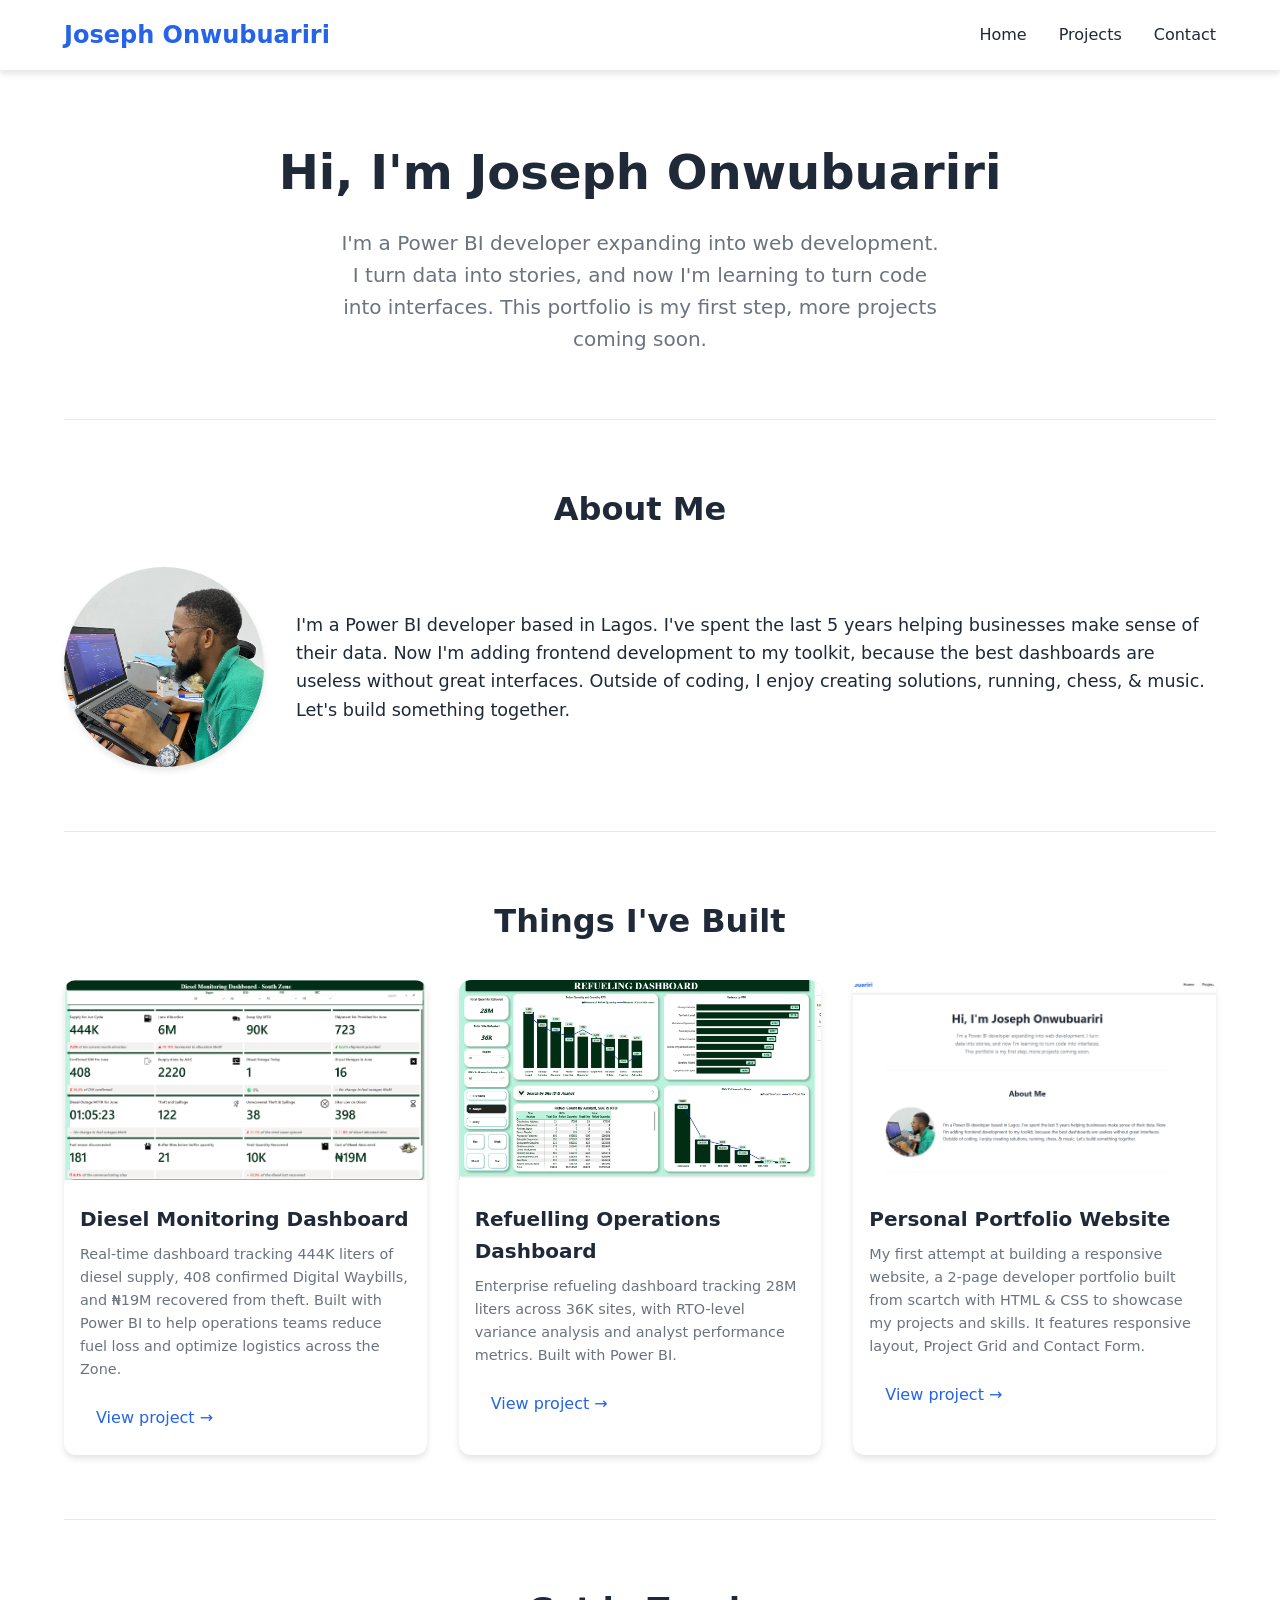
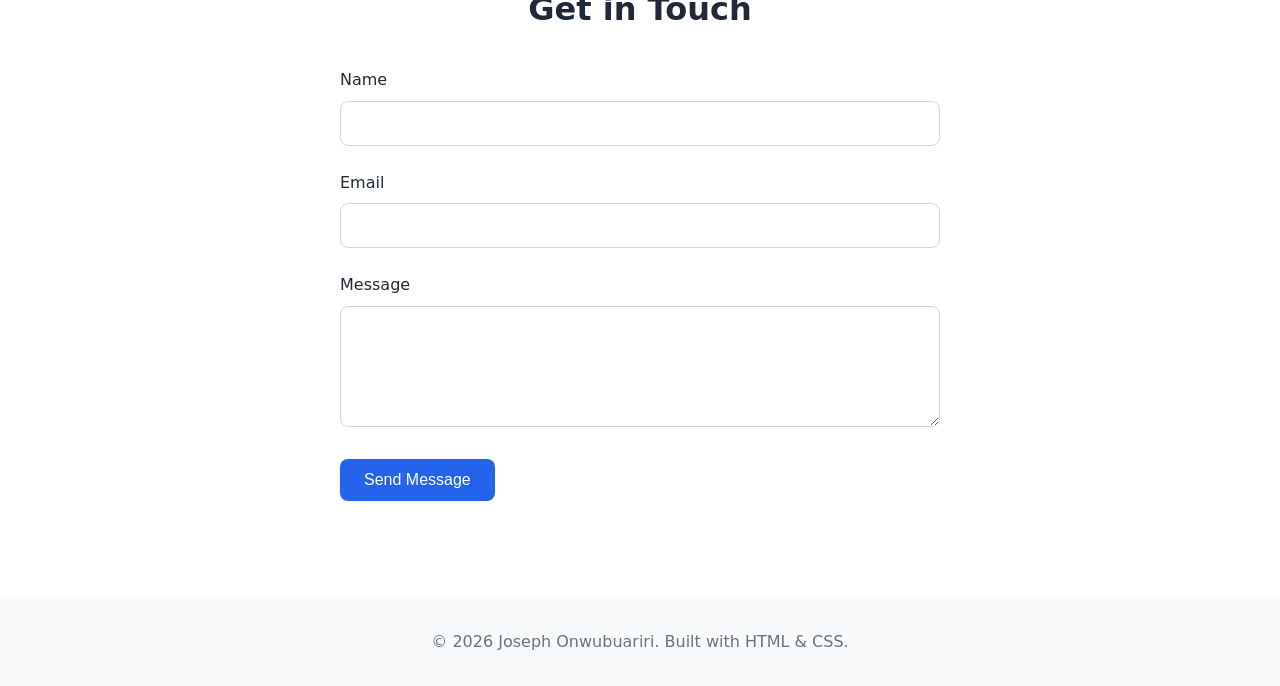
<file: index.html>
<!DOCTYPE html>
<html lang="en">
<head>
  <meta charset="UTF-8">
  <meta name="viewport" content="width=device-width, initial-scale=1.0">
  <title>Joseph Onwubuariri | Frontend Developer Portfolio</title>
  <link rel="stylesheet" href="styles.css">
</head>
<body>

  <header>
    <nav>
      <div class="logo">Joseph Onwubuariri</div>
      <div class="nav-links">
        <a href="index.html">Home</a>
        <a href="#projects">Projects</a>
        <a href="#contact">Contact</a>
      </div>
    </nav>
  </header>

  <main>

    <!-- Hero Section -->
    <section class="hero">
      <h1>Hi, I'm Joseph Onwubuariri</h1>
      <p class="tagline">I'm a Power BI developer expanding into web development. I turn data into stories, and now I'm learning to turn code into interfaces. This portfolio is my first step, more projects coming soon.</p>
    </section>

    <!-- About Section -->
    <section class="about">
      <h2>About Me</h2>
      <div class="about-content">
        <img src="Joseph Pressing Laptop.jpg" alt="Photo of Joseph Onwubuariri working on a laptop">
        <p>I'm a Power BI developer based in Lagos. I've spent the last 5 years helping businesses make sense of their data. Now I'm adding frontend development to my toolkit, because the best dashboards are useless without great interfaces. Outside of coding, I enjoy creating solutions, running, chess, & music. Let's build something together.</p>
      </div>
    </section>

    <!-- Projects Grid Section -->
    <section id="projects" class="projects">
      <h2>Things I've Built</h2>
      <div class="project-grid">

        <!-- Card 1 - Links to project.html -->
        <article class="project-card">
          <img src="Monitoring.png" alt="Screenshot of monitoring dashboard project">
          <h3>Diesel Monitoring Dashboard</h3>
          <p>Real-time dashboard tracking 444K liters of diesel supply, 408 confirmed Digital Waybills, and ₦19M recovered from theft. Built with Power BI to help operations teams reduce fuel loss and optimize logistics across the Zone.</p>
          <a href="project - monitoring.html">View project →</a>
        </article>

        <!-- Card 2 -->
        <article class="project-card">
          <img src="Refuelling.png" alt="Screenshot of refuelling dashboard project">
          <h3>Refuelling Operations Dashboard</h3>
          <p>Enterprise refueling dashboard tracking 28M liters across 36K sites, with RTO-level variance analysis and analyst performance metrics. Built with Power BI.</p>
          <a href="project - refuelling.html">View project →</a>
        </article>

        <!-- Card 3 -->
        <article class="project-card">
          <img src="Webproject.png" alt="Screenshot of my first website project">
          <h3>Personal Portfolio Website</h3>
          <p>My first attempt at building a responsive website, a 2-page developer portfolio built from scartch with HTML & CSS to showcase my projects and skills. It features responsive layout, Project Grid and Contact Form.</p>
          <a href="project - portfolio.html">View project →</a>
        </article>

      </div>
    </section>

    <!-- Contact Form Section -->
    <section id="contact" class="contact">
      <h2>Get in Touch</h2>
      <form action="#" method="post">
        
        <div class="form-group">
          <label for="name">Name</label>
          <input type="text" id="name" name="name">
        </div>

        <div class="form-group">
          <label for="email">Email</label>
          <input type="email" id="email" name="email" required>
        </div>

        <div class="form-group">
          <label for="message">Message</label>
          <textarea id="message" name="message" rows="5"></textarea>
        </div>

        <button type="submit">Send Message</button>

      </form>
    </section>

  </main>

  <footer>
    <p>© 2026 Joseph Onwubuariri. Built with HTML & CSS.</p>
  </footer>

</body>
</html>
</file>
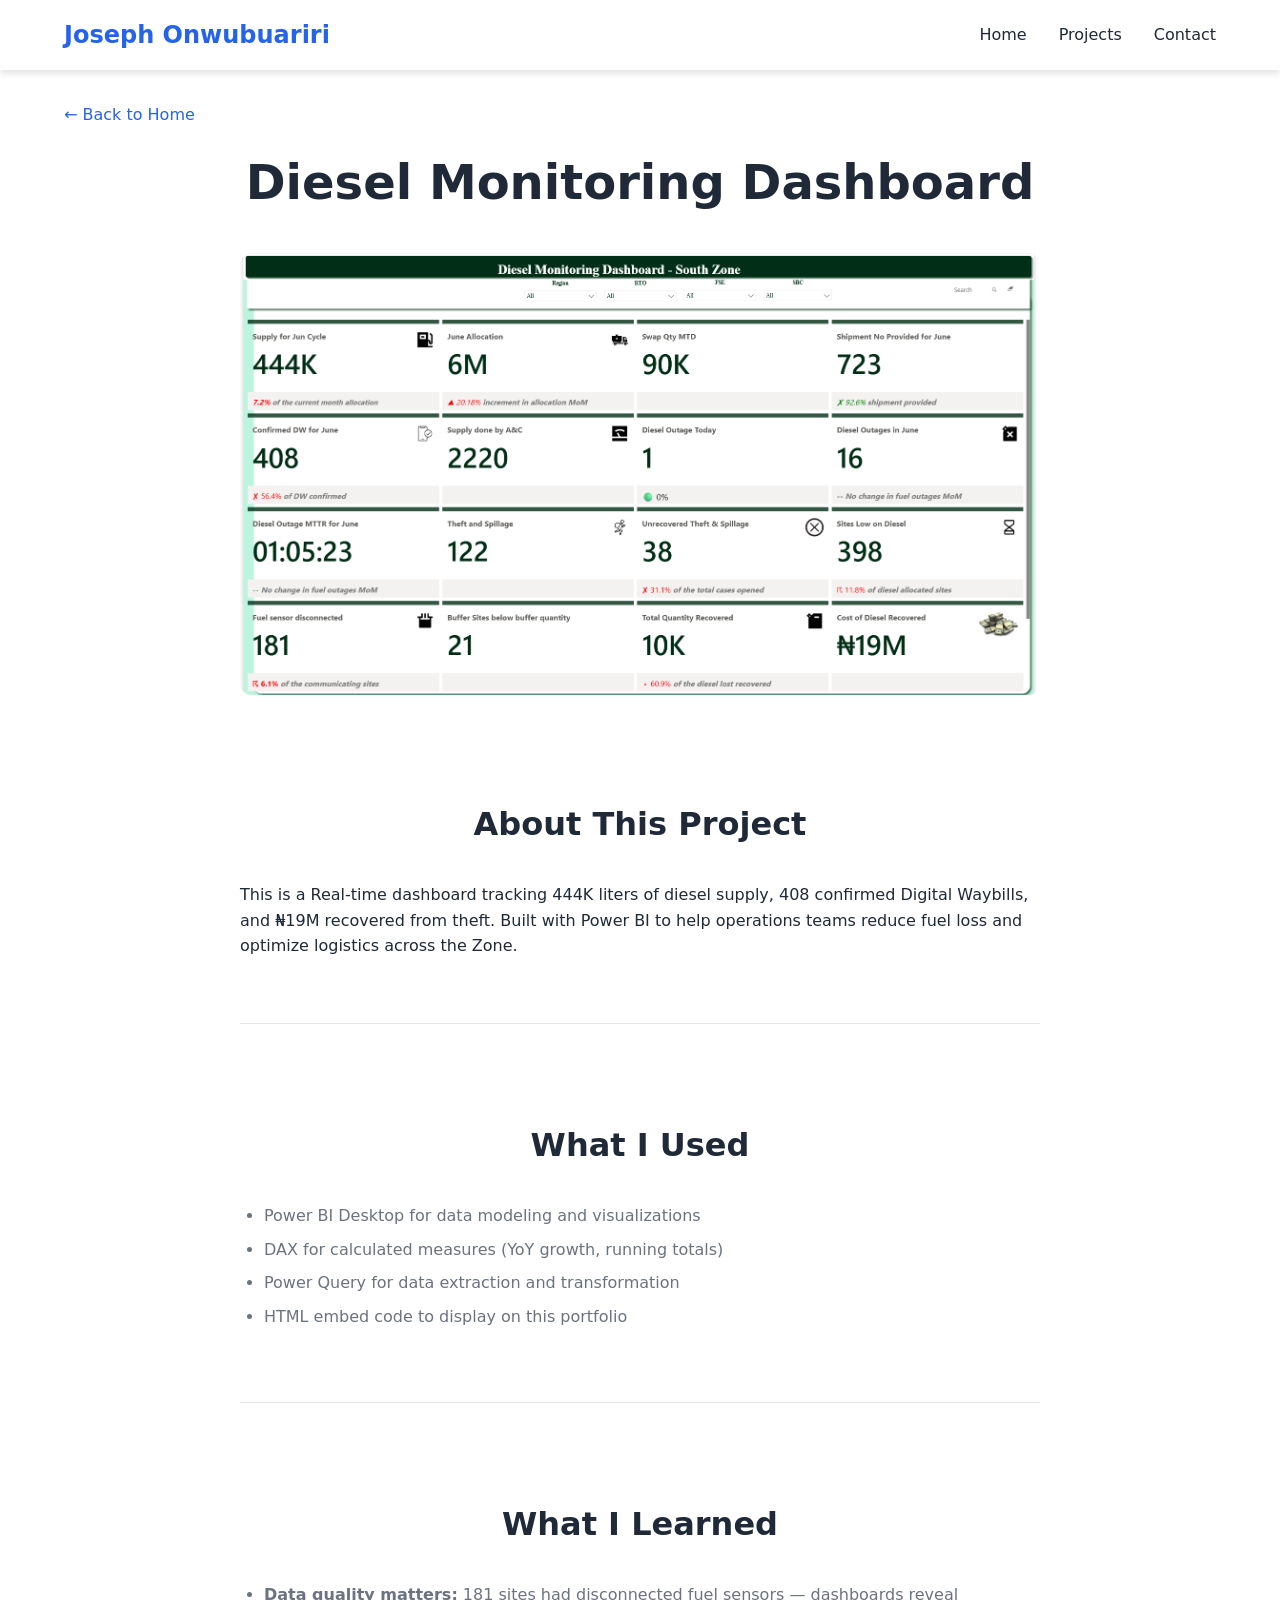
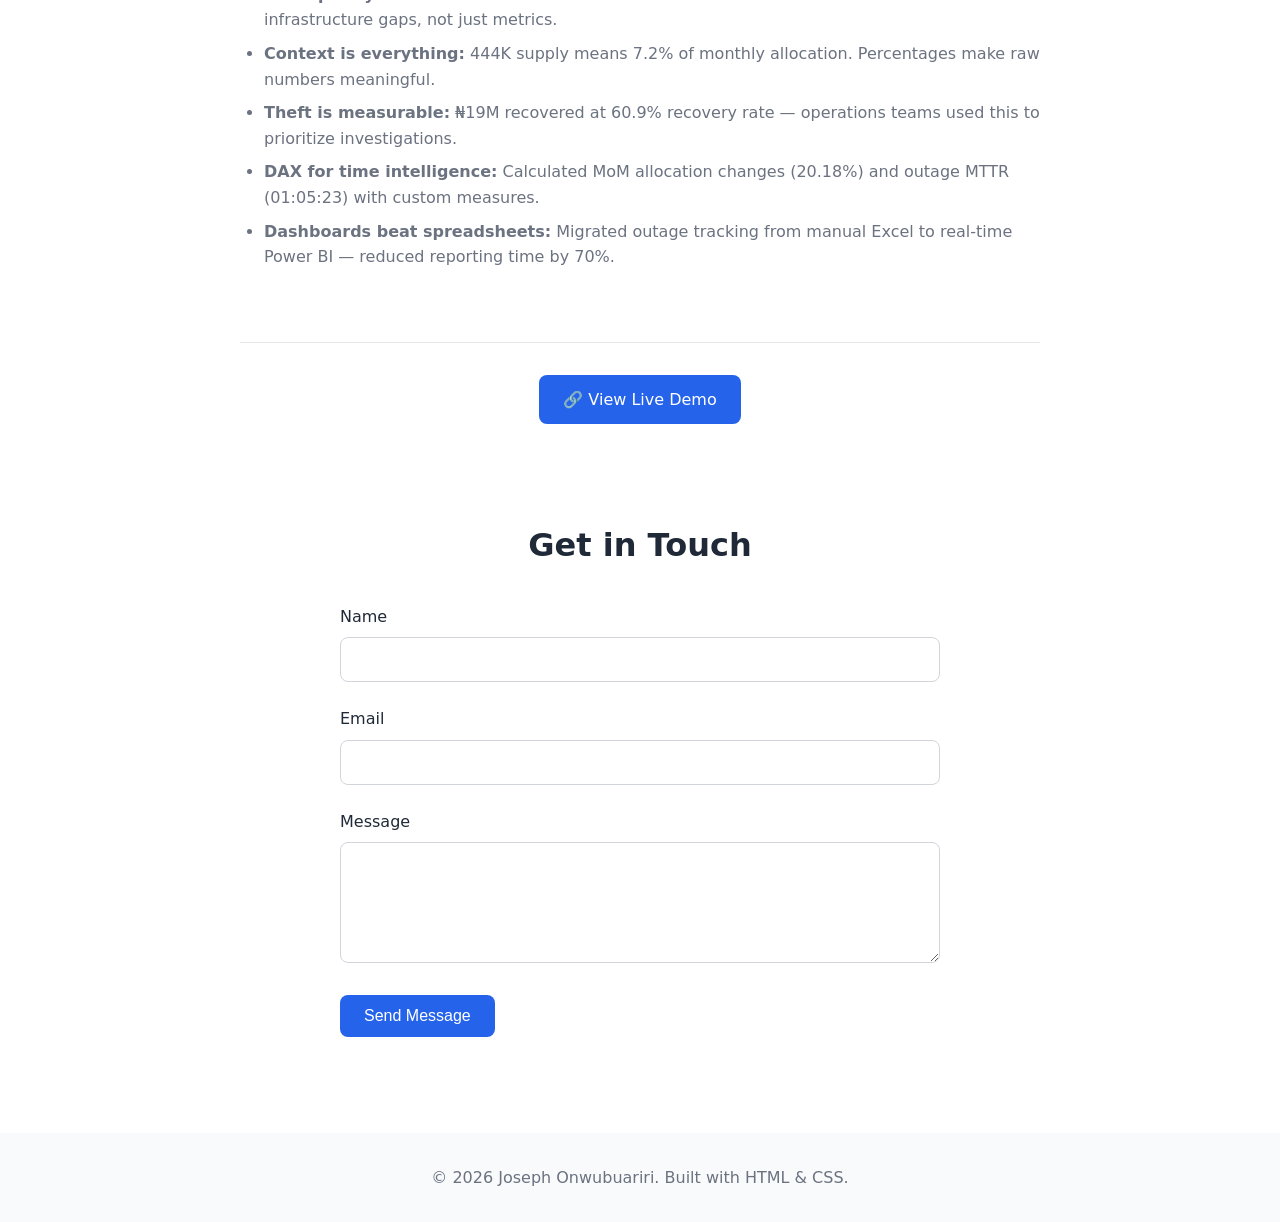
<file: project - monitoring.html>
<!DOCTYPE html>
<html lang="en">
<head>
  <meta charset="UTF-8">
  <meta name="viewport" content="width=device-width, initial-scale=1.0">
  <title>Project Details | Joseph Onwubuariri</title>
  <link rel="stylesheet" href="styles.css">
</head>
<body>

  <header>
    <nav>
      <div class="logo">Joseph Onwubuariri</div>
      <div class="nav-links">
        <a href="index.html">Home</a>
        <a href="#projects">Projects</a>
        <a href="#contact">Contact</a>
      </div>
    </nav>
  </header>

  <main>

    <!-- Back to Home link -->
    <div class="back-link">
      <a href="index.html">← Back to Home</a>
    </div>

    <!-- Project Detail Section -->
    <article class="project-detail">
      <h1>Diesel Monitoring Dashboard</h1>
      
      <!-- Hero Image -->
      <img src="Monitoring.png" alt="Screenshot of monitoring dashboard project" class="detail-hero-image">
      
      <!-- Description -->
      <section class="project-description">
        <h2>About This Project</h2>
        <p>This is a Real-time dashboard tracking 444K liters of diesel supply, 408 confirmed Digital Waybills, and ₦19M recovered from theft. Built with Power BI to help operations teams reduce fuel loss and optimize logistics across the Zone.</p>
      </section>
      
      <!-- What I Used - List -->
      <section class="project-tech">
        <h2>What I Used</h2>
        <ul>
          <li>Power BI Desktop for data modeling and visualizations</li>
          <li>DAX for calculated measures (YoY growth, running totals)</li>
          <li>Power Query for data extraction and transformation</li>
          <li>HTML embed code to display on this portfolio</li>
        </ul>
      </section>
      
      <!-- Steps I Took - List -->
      <section class="project-steps">
  <h2>What I Learned</h2>
  <ul>
    <li><strong>Data quality matters:</strong> 181 sites had disconnected fuel sensors — dashboards reveal infrastructure gaps, not just metrics.</li>
    <li><strong>Context is everything:</strong> 444K supply means 7.2% of monthly allocation. Percentages make raw numbers meaningful.</li>
    <li><strong>Theft is measurable:</strong> ₦19M recovered at 60.9% recovery rate — operations teams used this to prioritize investigations.</li>
    <li><strong>DAX for time intelligence:</strong> Calculated MoM allocation changes (20.18%) and outage MTTR (01:05:23) with custom measures.</li>
    <li><strong>Dashboards beat spreadsheets:</strong> Migrated outage tracking from manual Excel to real-time Power BI — reduced reporting time by 70%.</li>
  </ul>
</section>
      
      <!-- Live Demo Link -->
      <div class="demo-link">
        <a href="#" target="_blank">🔗 View Live Demo</a>
      </div>
    </article>

    <!-- Contact Section (same as home page) -->
    <section id="contact" class="contact">
      <h2>Get in Touch</h2>
      <form action="#" method="post">
        <div class="form-group">
          <label for="name">Name</label>
          <input type="text" id="name" name="name">
        </div>
        <div class="form-group">
          <label for="email">Email</label>
          <input type="email" id="email" name="email" required>
        </div>
        <div class="form-group">
          <label for="message">Message</label>
          <textarea id="message" name="message" rows="5"></textarea>
        </div>
        <button type="submit">Send Message</button>
      </form>
    </section>

  </main>

  <footer>
    <p>© 2026 Joseph Onwubuariri. Built with HTML & CSS.</p>
  </footer>

</body>
</html>
</file>
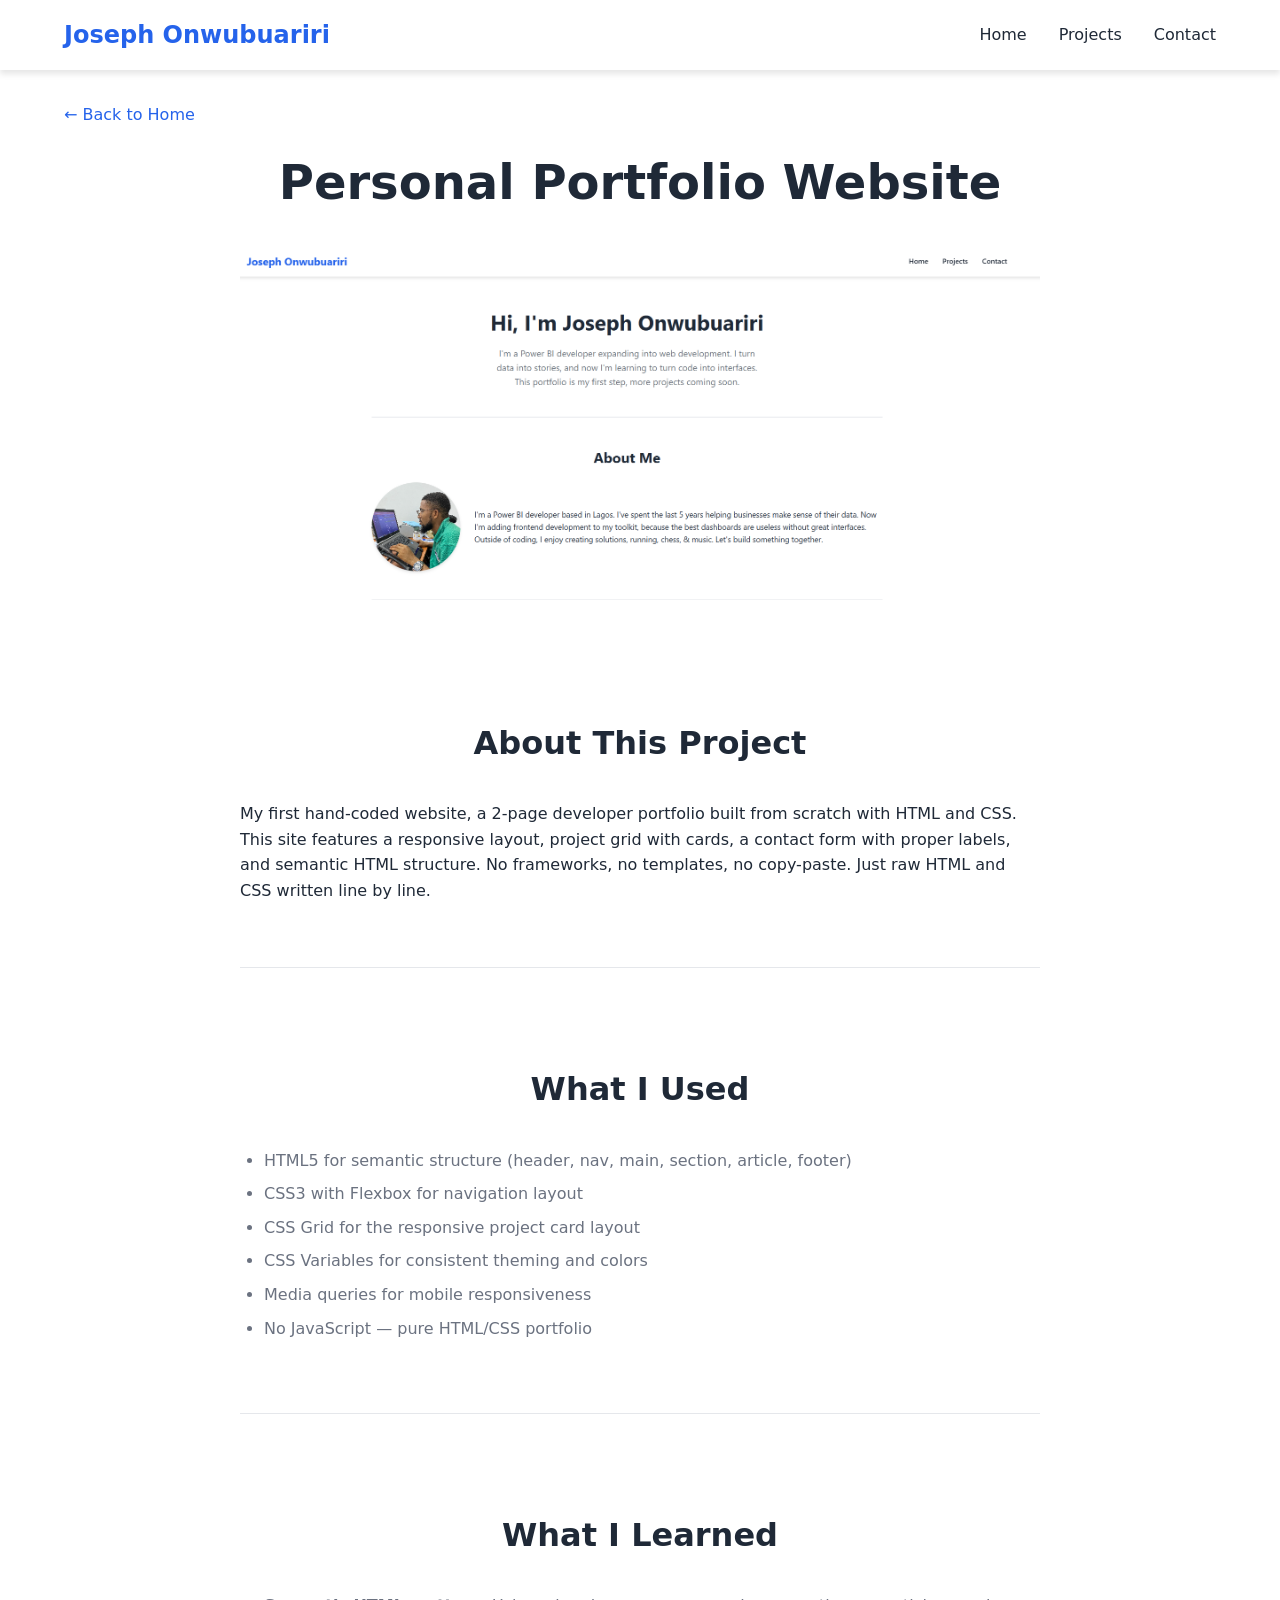
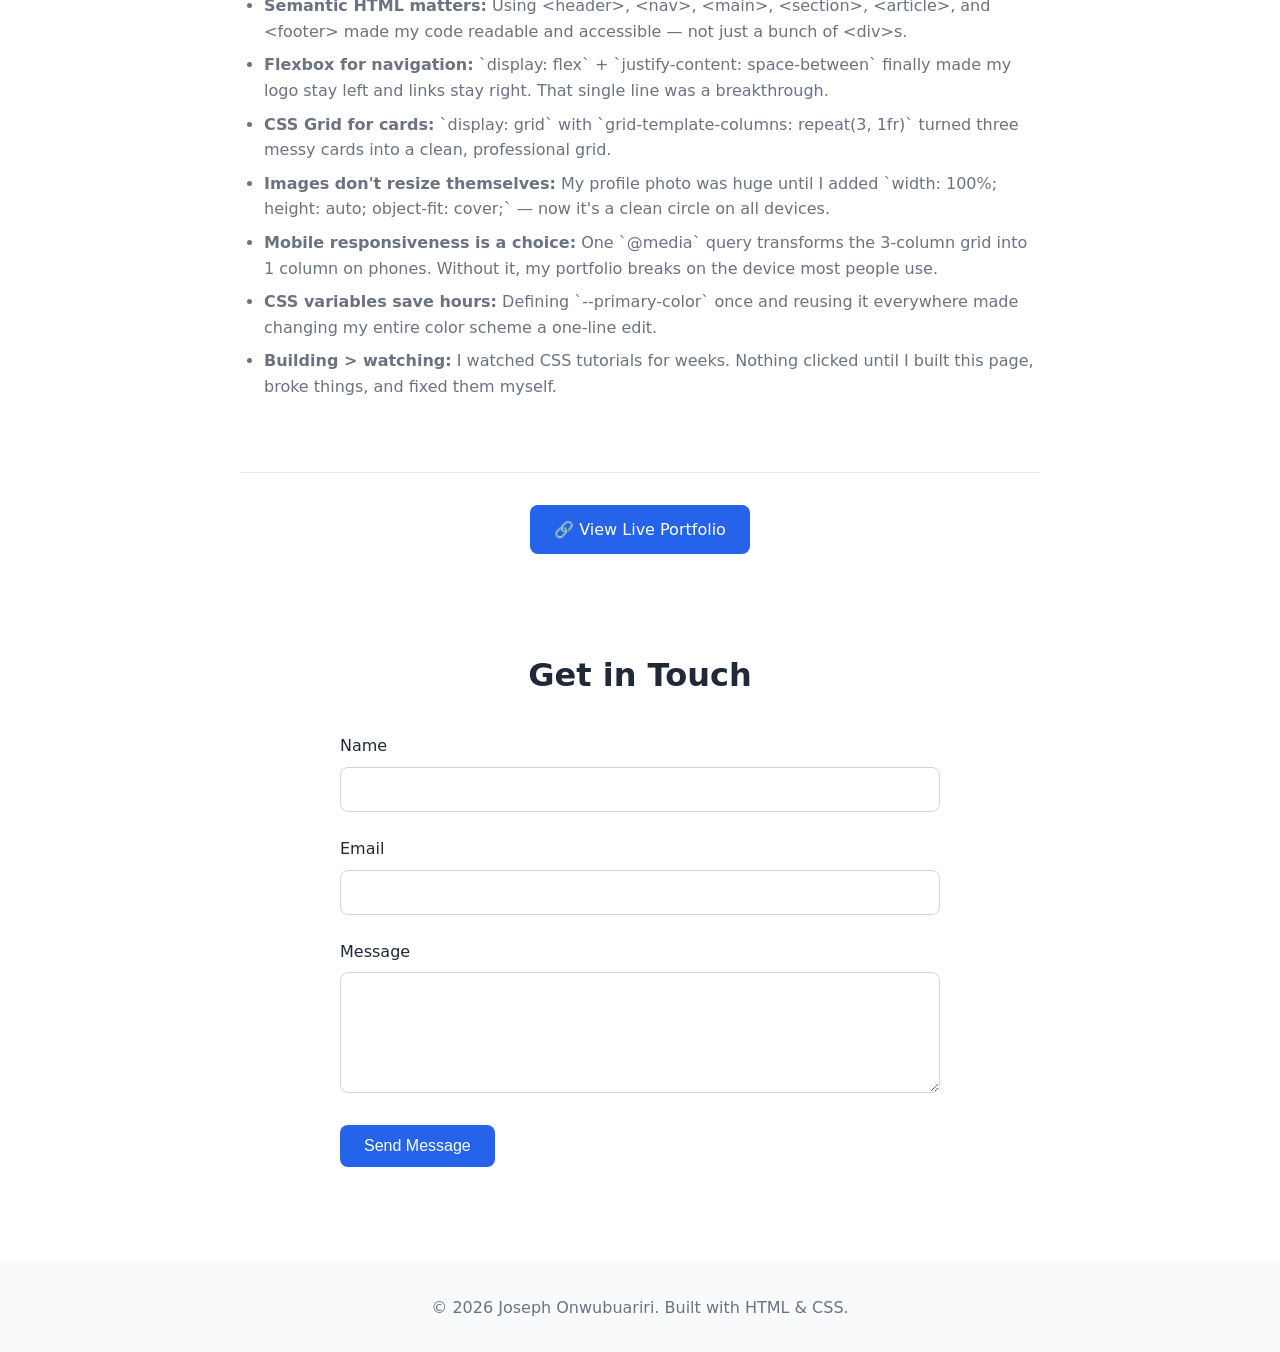
<file: project - portfolio.html>
<!DOCTYPE html>
<html lang="en">
<head>
  <meta charset="UTF-8">
  <meta name="viewport" content="width=device-width, initial-scale=1.0">
  <title>Personal Portfolio Website | Joseph Onwubuariri</title>
  <link rel="stylesheet" href="styles.css">
</head>
<body>

  <header>
    <nav>
      <div class="logo">Joseph Onwubuariri</div>
      <div class="nav-links">
        <a href="index.html">Home</a>
        <a href="#projects">Projects</a>
        <a href="#contact">Contact</a>
      </div>
    </nav>
  </header>

  <main>

    <!-- Back to Home link -->
    <div class="back-link">
      <a href="index.html">← Back to Home</a>
    </div>

    <!-- Project Detail Section -->
    <article class="project-detail">
      <h1>Personal Portfolio Website</h1>
      
      <!-- Hero Image -->
      <img src="Webproject.png" alt="Screenshot of Joseph's personal portfolio website homepage" class="detail-hero-image">
      
      <!-- Description -->
      <section class="project-description">
        <h2>About This Project</h2>
        <p>My first hand-coded website, a 2-page developer portfolio built from scratch with HTML and CSS. This site features a responsive layout, project grid with cards, a contact form with proper labels, and semantic HTML structure. No frameworks, no templates, no copy-paste. Just raw HTML and CSS written line by line.</p>
      </section>
      
      <!-- What I Used - List -->
      <section class="project-tech">
        <h2>What I Used</h2>
        <ul>
          <li>HTML5 for semantic structure (header, nav, main, section, article, footer)</li>
          <li>CSS3 with Flexbox for navigation layout</li>
          <li>CSS Grid for the responsive project card layout</li>
          <li>CSS Variables for consistent theming and colors</li>
          <li>Media queries for mobile responsiveness</li>
          <li>No JavaScript — pure HTML/CSS portfolio</li>
        </ul>
      </section>
      
      <!-- What I Learned - List -->
      <section class="project-steps">
        <h2>What I Learned</h2>
        <ul>
          <li><strong>Semantic HTML matters:</strong> Using &lt;header&gt;, &lt;nav&gt;, &lt;main&gt;, &lt;section&gt;, &lt;article&gt;, and &lt;footer&gt; made my code readable and accessible — not just a bunch of &lt;div&gt;s.</li>
          <li><strong>Flexbox for navigation:</strong> `display: flex` + `justify-content: space-between` finally made my logo stay left and links stay right. That single line was a breakthrough.</li>
          <li><strong>CSS Grid for cards:</strong> `display: grid` with `grid-template-columns: repeat(3, 1fr)` turned three messy cards into a clean, professional grid.</li>
          <li><strong>Images don't resize themselves:</strong> My profile photo was huge until I added `width: 100%; height: auto; object-fit: cover;` — now it's a clean circle on all devices.</li>
          <li><strong>Mobile responsiveness is a choice:</strong> One `@media` query transforms the 3-column grid into 1 column on phones. Without it, my portfolio breaks on the device most people use.</li>
          <li><strong>CSS variables save hours:</strong> Defining `--primary-color` once and reusing it everywhere made changing my entire color scheme a one-line edit.</li>
          <li><strong>Building > watching:</strong> I watched CSS tutorials for weeks. Nothing clicked until I built this page, broke things, and fixed them myself.</li>
        </ul>
      </section>
      
      <!-- Live Demo Link -->
      <div class="demo-link">
        <a href="index.html" target="_blank">🔗 View Live Portfolio</a>
      </div>
    </article>

    <!-- Contact Section -->
    <section id="contact" class="contact">
      <h2>Get in Touch</h2>
      <form action="#" method="post">
        <div class="form-group">
          <label for="name">Name</label>
          <input type="text" id="name" name="name">
        </div>
        <div class="form-group">
          <label for="email">Email</label>
          <input type="email" id="email" name="email" required>
        </div>
        <div class="form-group">
          <label for="message">Message</label>
          <textarea id="message" name="message" rows="5"></textarea>
        </div>
        <button type="submit">Send Message</button>
      </form>
    </section>

  </main>

  <footer>
    <p>© 2026 Joseph Onwubuariri. Built with HTML & CSS.</p>
  </footer>

</body>
</html>
</file>
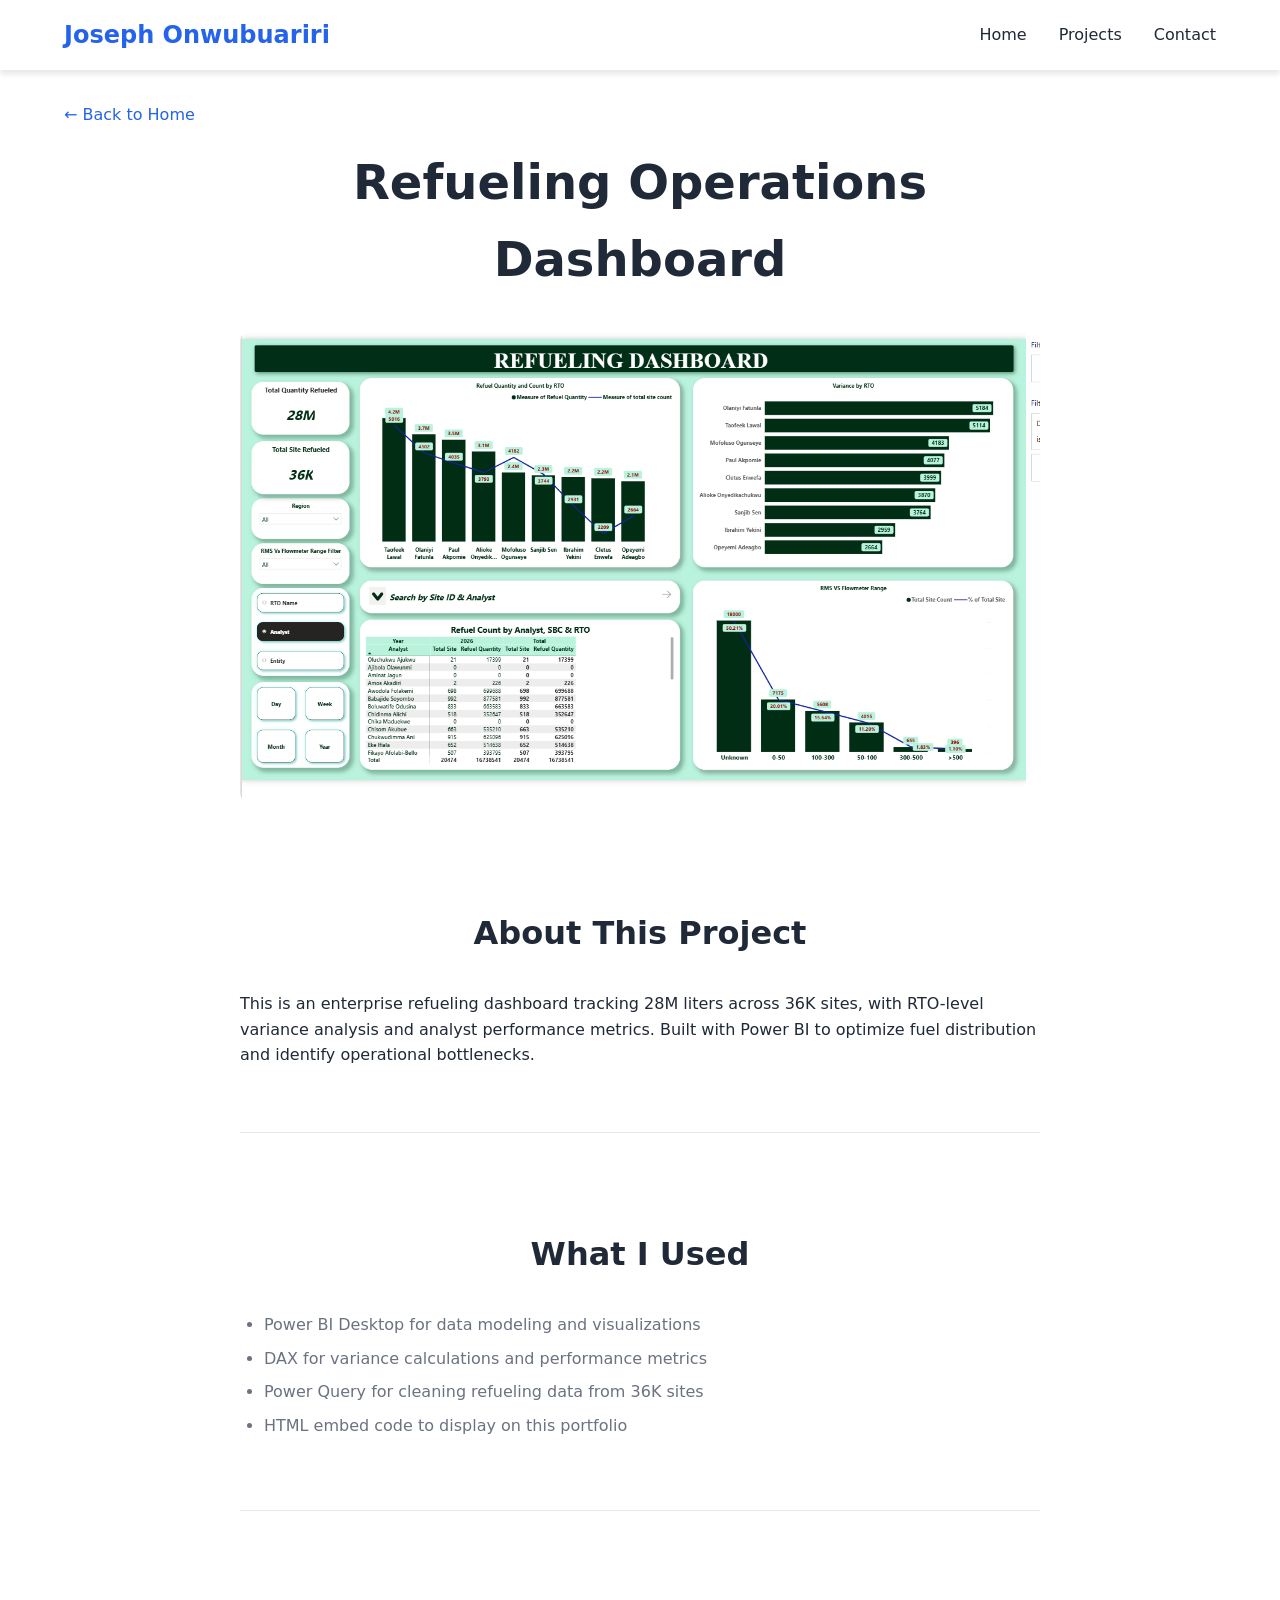
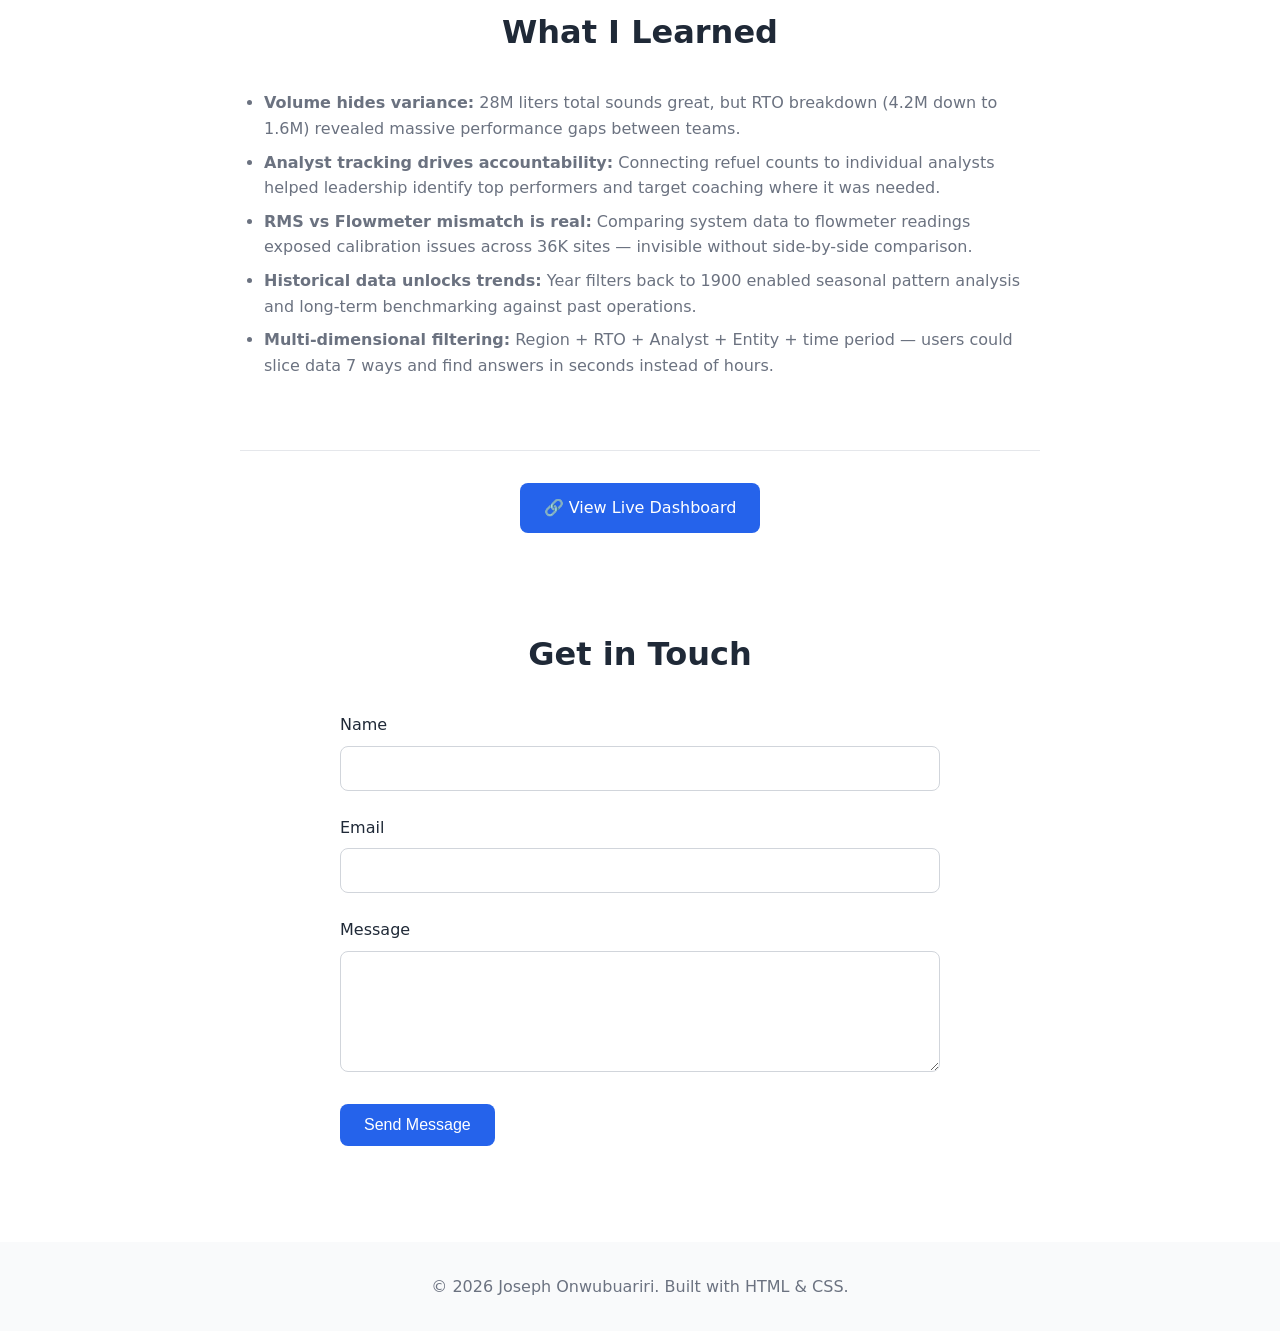
<file: project - refuelling.html>
<!DOCTYPE html>
<html lang="en">
<head>
  <meta charset="UTF-8">
  <meta name="viewport" content="width=device-width, initial-scale=1.0">
  <title>Refueling Dashboard | Joseph Onwubuariri</title>
  <link rel="stylesheet" href="styles.css">
</head>
<body>

  <header>
    <nav>
      <div class="logo">Joseph Onwubuariri</div>
      <div class="nav-links">
        <a href="index.html">Home</a>
        <a href="#projects">Projects</a>
        <a href="#contact">Contact</a>
      </div>
    </nav>
  </header>

  <main>

    <div class="back-link">
      <a href="index.html">← Back to Home</a>
    </div>

    <article class="project-detail">
      <h1>Refueling Operations Dashboard</h1>
      
      <img src="Refuelling.png" alt="Refueling Dashboard showing 28M liters across 36K sites" class="detail-hero-image">
      
      <section class="project-description">
        <h2>About This Project</h2>
        <p>This is an enterprise refueling dashboard tracking 28M liters across 36K sites, with RTO-level variance analysis and analyst performance metrics. Built with Power BI to optimize fuel distribution and identify operational bottlenecks.</p>
      </section>
      
      <section class="project-tech">
        <h2>What I Used</h2>
        <ul>
          <li>Power BI Desktop for data modeling and visualizations</li>
          <li>DAX for variance calculations and performance metrics</li>
          <li>Power Query for cleaning refueling data from 36K sites</li>
          <li>HTML embed code to display on this portfolio</li>
        </ul>
      </section>
      
      <section class="project-steps">
        <h2>What I Learned</h2>
        <ul>
          <li><strong>Volume hides variance:</strong> 28M liters total sounds great, but RTO breakdown (4.2M down to 1.6M) revealed massive performance gaps between teams.</li>
          <li><strong>Analyst tracking drives accountability:</strong> Connecting refuel counts to individual analysts helped leadership identify top performers and target coaching where it was needed.</li>
          <li><strong>RMS vs Flowmeter mismatch is real:</strong> Comparing system data to flowmeter readings exposed calibration issues across 36K sites — invisible without side-by-side comparison.</li>
          <li><strong>Historical data unlocks trends:</strong> Year filters back to 1900 enabled seasonal pattern analysis and long-term benchmarking against past operations.</li>
          <li><strong>Multi-dimensional filtering:</strong> Region + RTO + Analyst + Entity + time period — users could slice data 7 ways and find answers in seconds instead of hours.</li>
        </ul>
      </section>
      
      <div class="demo-link">
        <a href="#" target="_blank">🔗 View Live Dashboard</a>
      </div>
    </article>

    <section id="contact" class="contact">
      <h2>Get in Touch</h2>
      <form action="#" method="post">
        <div class="form-group">
          <label for="name">Name</label>
          <input type="text" id="name" name="name">
        </div>
        <div class="form-group">
          <label for="email">Email</label>
          <input type="email" id="email" name="email" required>
        </div>
        <div class="form-group">
          <label for="message">Message</label>
          <textarea id="message" name="message" rows="5"></textarea>
        </div>
        <button type="submit">Send Message</button>
      </form>
    </section>

  </main>

  <footer>
    <p>© 2026 Joseph Onwubuariri. Built with HTML & CSS.</p>
  </footer>

</body>
</html>
</file>
<file: styles.css>
/* RESET & BASE */
* {
  margin: 0;
  padding: 0;
  box-sizing: border-box;
}

:root {
  --primary-color: #2563eb;
  --secondary-color: #1e40af;
  --text-dark: #1f2937;
  --text-light: #6b7280;
  --bg-light: #f9fafb;
  --white: #ffffff;
  --shadow: 0 4px 6px rgba(0, 0, 0, 0.1);
  --transition: all 0.3s ease;
}

body {
  font-family: system-ui, -apple-system, 'Segoe UI', Roboto, sans-serif;
  color: var(--text-dark);
  line-height: 1.6;
  background-color: var(--white);
}

/* NAVIGATION - Logo left, links right */
nav {
  display: flex;
  justify-content: space-between;
  align-items: center;
  padding: 1rem 5%;
  background-color: var(--white);
  box-shadow: var(--shadow);
  position: sticky;
  top: 0;
  z-index: 100;
}

.logo {
  font-size: 1.5rem;
  font-weight: bold;
  color: var(--primary-color);
}

.nav-links {
  display: flex;
  gap: 2rem;
}

.nav-links a {
  text-decoration: none;
  color: var(--text-dark);
  font-weight: 500;
  transition: var(--transition);
}

.nav-links a:hover {
  color: var(--primary-color);
}

/* MAIN CONTENT */
main {
  max-width: 1200px;
  margin: 0 auto;
  padding: 0 1.5rem;
}

/* SECTIONS */
section {
  padding: 4rem 0;
  border-bottom: 1px solid #e5e7eb;
}

section:last-child {
  border-bottom: none;
}

h1 {
  font-size: 3rem;
  margin-bottom: 1rem;
  color: var(--text-dark);
}

h2 {
  font-size: 2rem;
  margin-bottom: 2rem;
  color: var(--text-dark);
  text-align: center;
}

h3 {
  font-size: 1.25rem;
  margin: 1rem 0 0.5rem;
  color: var(--text-dark);
}

/* HERO SECTION */
.hero {
  text-align: center;
  padding: 4rem 0;
}

.tagline {
  font-size: 1.25rem;
  color: var(--text-light);
  max-width: 600px;
  margin: 0 auto;
}

/* ABOUT SECTION - Image fix + layout */
.about-content {
  display: flex;
  gap: 2rem;
  align-items: center;
  flex-wrap: wrap;
}

.about-content img {
  width: 200px;
  height: 200px;
  object-fit: cover;
  border-radius: 50%;
  box-shadow: var(--shadow);
}

.about-content p {
  flex: 1;
  font-size: 1.1rem;
}

/* PROJECT GRID - CSS Grid */
.project-grid {
  display: grid;
  grid-template-columns: repeat(3, 1fr);
  gap: 2rem;
}

.project-card {
  background: var(--white);
  border-radius: 12px;
  overflow: hidden;
  box-shadow: var(--shadow);
  transition: var(--transition);
}

.project-card:hover {
  transform: translateY(-5px);
  box-shadow: 0 10px 20px rgba(0, 0, 0, 0.15);
}

.project-card img {
  width: 100%;
  height: 200px;
  object-fit: cover;
}

.project-card h3 {
  padding: 0 1rem;
}

.project-card p {
  padding: 0 1rem;
  color: var(--text-light);
  font-size: 0.9rem;
}

.project-card a {
  display: inline-block;
  margin: 1rem;
  padding: 0.5rem 1rem;
  color: var(--primary-color);
  text-decoration: none;
  font-weight: 500;
  transition: var(--transition);
}

.project-card a:hover {
  color: var(--secondary-color);
  transform: translateX(5px);
  display: inline-block;
}

/* CONTACT FORM */
.contact form {
  max-width: 600px;
  margin: 0 auto;
}

.form-group {
  margin-bottom: 1.5rem;
}

label {
  display: block;
  margin-bottom: 0.5rem;
  font-weight: 500;
}

input, textarea {
  width: 100%;
  padding: 0.75rem;
  border: 1px solid #d1d5db;
  border-radius: 8px;
  font-family: inherit;
  font-size: 1rem;
  transition: var(--transition);
}

input:focus, textarea:focus {
  outline: none;
  border-color: var(--primary-color);
  box-shadow: 0 0 0 3px rgba(37, 99, 235, 0.1);
}

button {
  background-color: var(--primary-color);
  color: white;
  padding: 0.75rem 1.5rem;
  border: none;
  border-radius: 8px;
  font-size: 1rem;
  font-weight: 500;
  cursor: pointer;
  transition: var(--transition);
}

button:hover {
  background-color: var(--secondary-color);
  transform: translateY(-2px);
}

/* FOOTER */
footer {
  text-align: center;
  padding: 2rem;
  background-color: var(--bg-light);
  color: var(--text-light);
  margin-top: 2rem;
}

/* RESPONSIVE DESIGN - Mobile */
@media (max-width: 768px) {
  nav {
    flex-direction: column;
    gap: 1rem;
    padding: 1rem;
  }
  
  .nav-links {
    gap: 1.5rem;
  }
  
  h1 {
    font-size: 2rem;
  }
  
  h2 {
    font-size: 1.5rem;
  }
  
  .about-content {
    flex-direction: column;
    text-align: center;
  }
  
  .about-content img {
    width: 150px;
    height: 150px;
  }
  
  .project-grid {
    grid-template-columns: 1fr;
  }
  
  section {
    padding: 2rem 0;
  }
  
  .hero {
    padding: 2rem 0;
  }
}

/* BACK LINK */
.back-link {
  margin: 2rem 0 1rem;
}

.back-link a {
  color: var(--primary-color);
  text-decoration: none;
  font-weight: 500;
}

.back-link a:hover {
  text-decoration: underline;
}

/* PROJECT DETAIL PAGE */
.project-detail {
  max-width: 800px;
  margin: 0 auto;
}

.project-detail h1 {
  text-align: center;
  margin-bottom: 2rem;
}

.detail-hero-image {
  width: 100%;
  border-radius: 12px;
  margin-bottom: 2rem;
}

.project-description, .project-tech, .project-steps {
  margin-bottom: 2rem;
}

.project-tech ul, .project-steps ul {
  padding-left: 1.5rem;
}

.project-tech li, .project-steps li {
  margin-bottom: 0.5rem;
  color: var(--text-light);
}

.demo-link {
  text-align: center;
  margin: 2rem 0;
}

.demo-link a {
  display: inline-block;
  background-color: var(--primary-color);
  color: white;
  padding: 0.75rem 1.5rem;
  border-radius: 8px;
  text-decoration: none;
  font-weight: 500;
  transition: var(--transition);
}

.demo-link a:hover {
  background-color: var(--secondary-color);
  transform: translateY(-2px);
}
</file>
